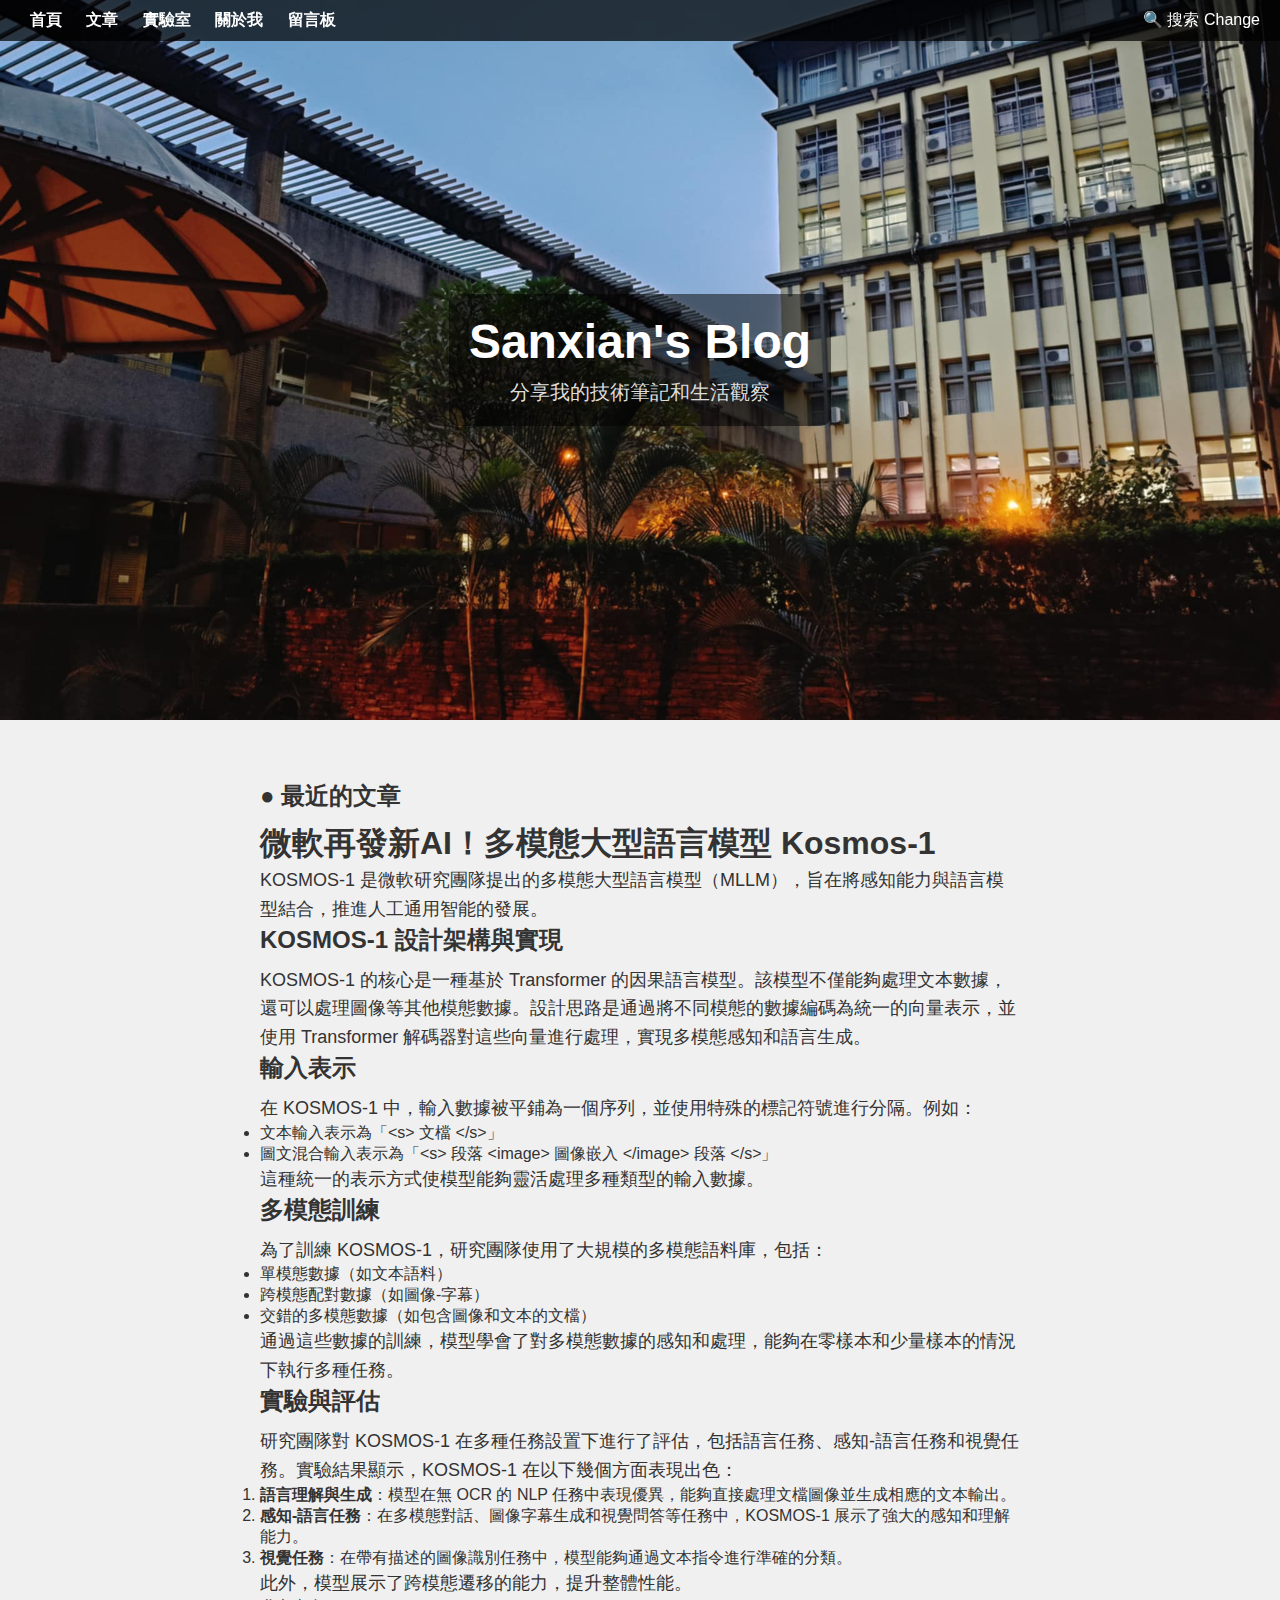
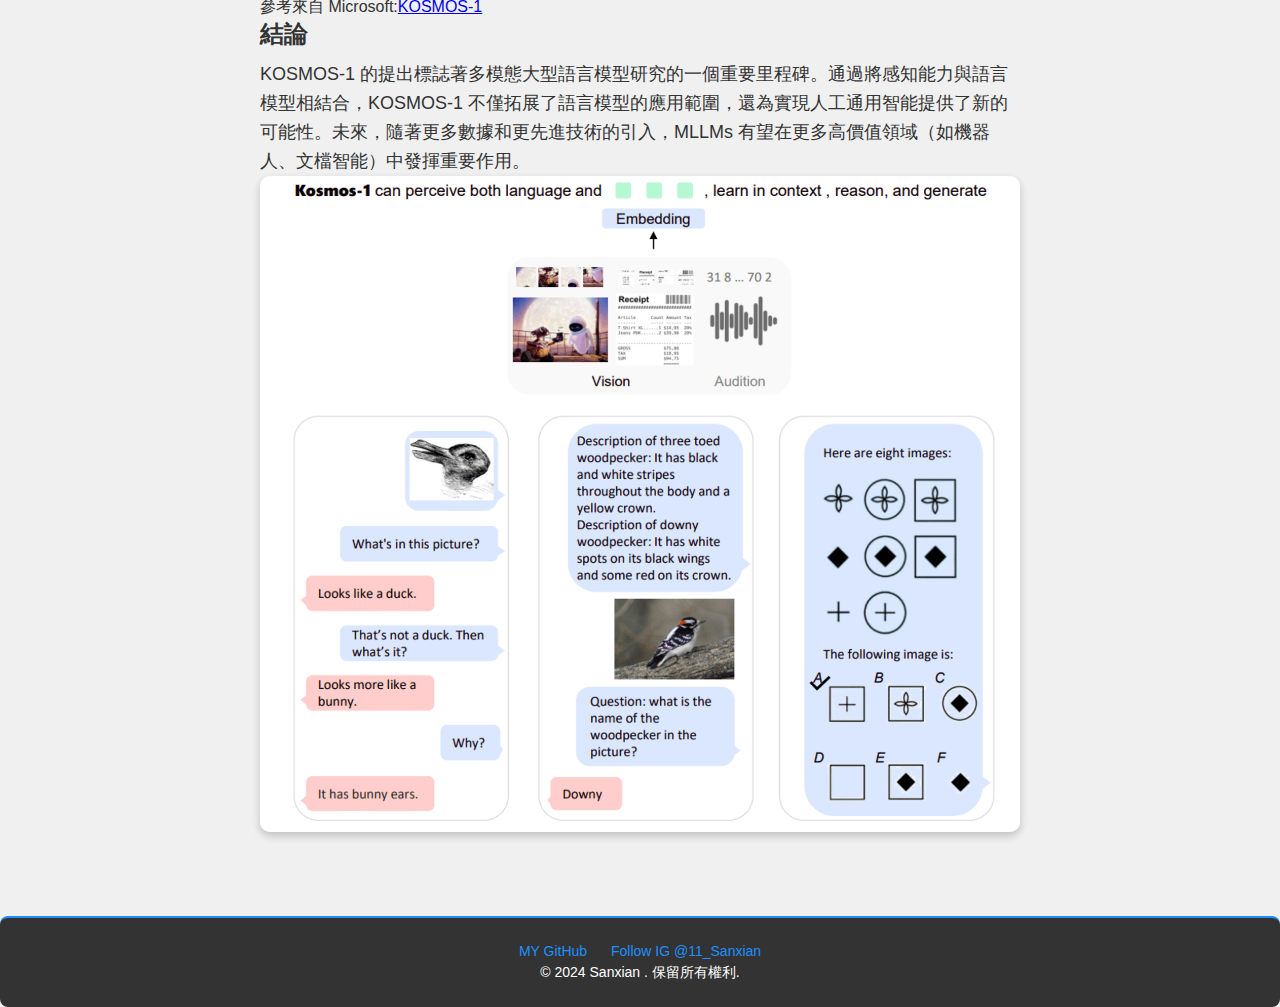
<file: newsanxian/index.html>
<!DOCTYPE html>
<html lang="zh-TW,zh-CN,en-US">
<head>
    <meta charset="UTF-8">
    <meta name="viewport" content="width=device-width, initial-scale=1.0">
    <title>Sanxian's Blog</title>
    <link rel="shortcut icon" type="image/x-icon" href="qq.jpg" />
    <link rel="stylesheet" href="styles.css">
    <script src="script.js" defer></script>
    <script async src="https://www.googletagmanager.com/gtag/js?id=UA-335078379"></script>
    <script>
        window.dataLayer = window.dataLayer || [];
        function gtag(){dataLayer.push(arguments);}
        gtag('js', new Date());

        gtag('config', 'UA-335078379');  // 請將此處替換為您的追蹤 ID
    </script>
</head>
<body>
    <!-- 頂部導航欄 -->
    <header class="navbar">
        <nav>
            <a href="index.html">首頁</a>
            <a href="article.html">文章</a>
            <a href="laboratory.html">實驗室</a>
            <a href="about.html">關於我</a>
            <a href="guestbook.php">留言板</a>
        </nav>
        <div class="search">
            <button>🔍 搜索</button>
            <button class="theme-toggle" onclick="toggleTheme()">Change</button>
        </div>
    </header>

    <!-- 主頁內容 -->
    <section class="hero">
        <div class="overlay">
            <h1>Sanxian's Blog</h1>
            <p>分享我的技術筆記和生活觀察</p>
        </div>
    </section>

    <!-- 內容區域 -->
    <main class="content">
        <section>
            <h2>● 最近的文章</h2>
            <h1>微軟再發新AI！多模態大型語言模型 Kosmos-1</h1>
            <p>KOSMOS-1 是微軟研究團隊提出的多模態大型語言模型（MLLM），旨在將感知能力與語言模型結合，推進人工通用智能的發展。</p>
        
            <h2>KOSMOS-1 設計架構與實現</h2>
            <p>KOSMOS-1 的核心是一種基於 Transformer 的因果語言模型。該模型不僅能夠處理文本數據，還可以處理圖像等其他模態數據。設計思路是通過將不同模態的數據編碼為統一的向量表示，並使用 Transformer 解碼器對這些向量進行處理，實現多模態感知和語言生成。</p>
        
            <h2>輸入表示</h2>
            <p>在 KOSMOS-1 中，輸入數據被平鋪為一個序列，並使用特殊的標記符號進行分隔。例如：</p>
                <ul>
                    <li>文本輸入表示為「<code>&lt;s&gt; 文檔 &lt;/s&gt;</code>」</li>
                    <li>圖文混合輸入表示為「<code>&lt;s&gt; 段落 &lt;image&gt; 圖像嵌入 &lt;/image&gt; 段落 &lt;/s&gt;</code>」</li>
                </ul>
            <p>這種統一的表示方式使模型能夠靈活處理多種類型的輸入數據。</p>
        
            <h2>多模態訓練</h2>
            <p>為了訓練 KOSMOS-1，研究團隊使用了大規模的多模態語料庫，包括：</p>
                <ul>
                    <li>單模態數據（如文本語料）</li>
                    <li>跨模態配對數據（如圖像-字幕）</li>
                    <li>交錯的多模態數據（如包含圖像和文本的文檔）</li>
                </ul>
            <p>通過這些數據的訓練，模型學會了對多模態數據的感知和處理，能夠在零樣本和少量樣本的情況下執行多種任務。</p>
        
            <h2>實驗與評估</h2>
            <p>研究團隊對 KOSMOS-1 在多種任務設置下進行了評估，包括語言任務、感知-語言任務和視覺任務。實驗結果顯示，KOSMOS-1 在以下幾個方面表現出色：</p>
                <ol>
                    <li><strong>語言理解與生成</strong>：模型在無 OCR 的 NLP 任務中表現優異，能夠直接處理文檔圖像並生成相應的文本輸出。</li>
                    <li><strong>感知-語言任務</strong>：在多模態對話、圖像字幕生成和視覺問答等任務中，KOSMOS-1 展示了強大的感知和理解能力。</li>
                    <li><strong>視覺任務</strong>：在帶有描述的圖像識別任務中，模型能夠通過文本指令進行準確的分類。</li>
                </ol>
            <p>此外，模型展示了跨模態遷移的能力，提升整體性能。</p>
                
                
                參考來自 Microsoft:<a href="https://gpt3demo.com/apps/microsoft-kosmos-1">KOSMOS-1</a>
            
                
            <h2>結論</h2>
            <p>KOSMOS-1 的提出標誌著多模態大型語言模型研究的一個重要里程碑。通過將感知能力與語言模型相結合，KOSMOS-1 不僅拓展了語言模型的應用範圍，還為實現人工通用智能提供了新的可能性。未來，隨著更多數據和更先進技術的引入，MLLMs 有望在更多高價值領域（如機器人、文檔智能）中發揮重要作用。</p>
            <img src="Kosmos1.png" alt="kosmos-1" class="styled-image">    
            
        </section>
    </main>
    <footer>
        <p>
            <a href="https://github.com/ban38">MY GitHub</a> 
            <a href="https://www.instagram.com/11_Sanxian/?hl=zh-tw">Follow IG @11_Sanxian</a>
        </p>
        <p>&copy; 2024 Sanxian . 保留所有權利.</p>
    </footer>
</body>
</html>
</file>
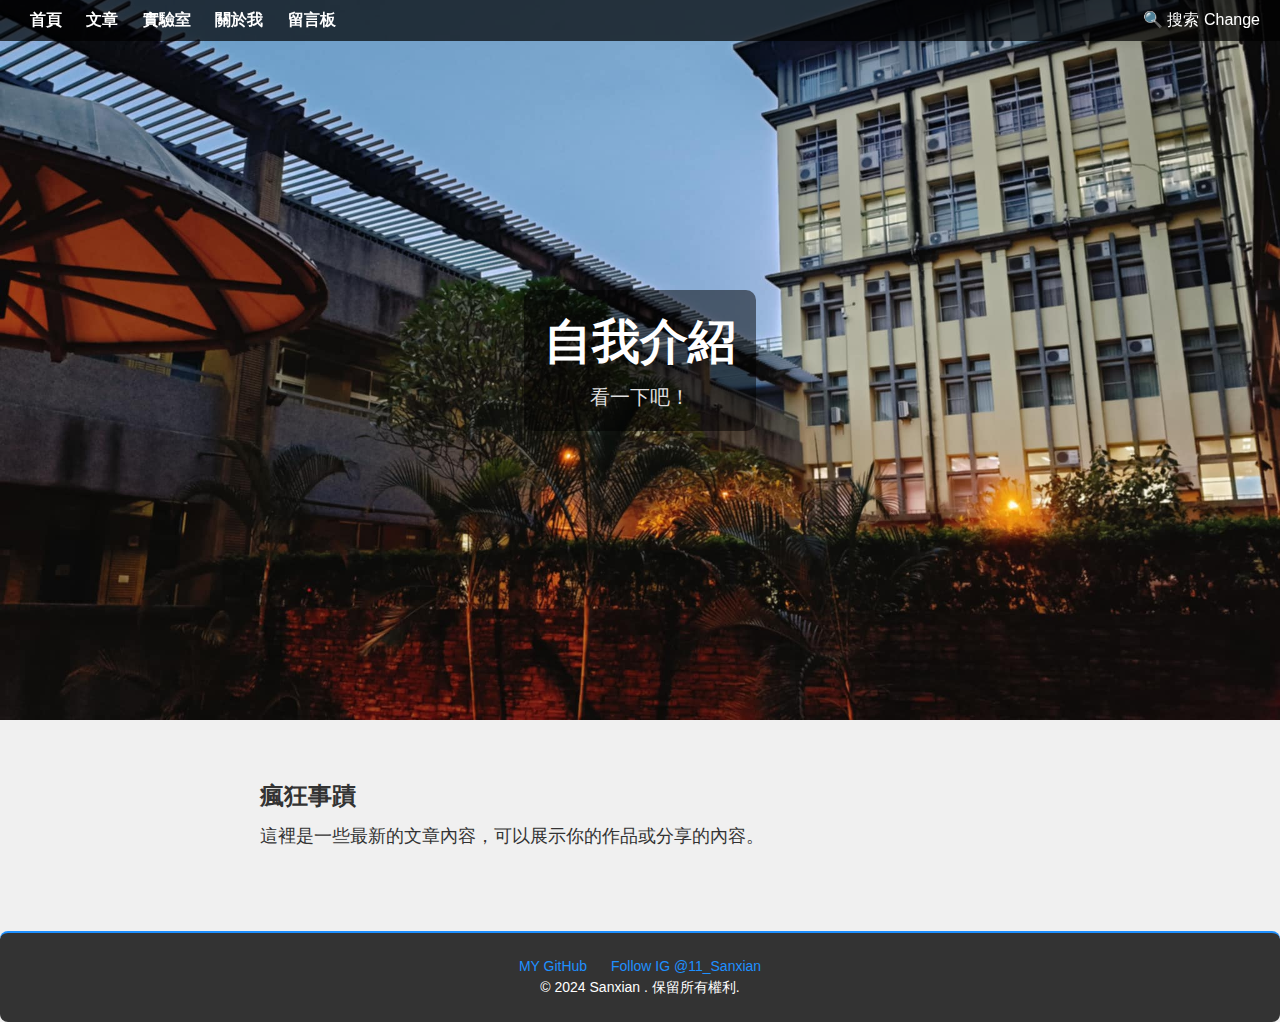
<file: newsanxian/about.html>
<!DOCTYPE html>
<html lang="zh-TW,zh-CN,en-US">
<head>
    <meta charset="UTF-8">
    <meta name="viewport" content="width=device-width, initial-scale=1.0">
    <title>關於我 - 個人網誌</title>
    <link rel="shortcut icon" type="image/x-icon" href="qq.jpg" />
    <link rel="stylesheet" href="styles.css">
    <script src="script.js" defer></script>
</head>
<body>
    <!-- 頂部導航欄 -->
    <header class="navbar">
        <nav>
            <a href="index.html">首頁</a>
            <a href="article.html">文章</a>
            <a href="laboratory.html">實驗室</a>
            <a href="about.html">關於我</a>
            <a href="guestbook.php">留言板</a>
        </nav>
        <div class="search">
            <button>🔍 搜索</button>
            <button class="theme-toggle" onclick="toggleTheme()">Change</button>
        </div>
    </header>

    <!-- 主頁內容 -->
    <section class="hero">
        <div class="overlay">
            <h1>自我介紹</h1>
            <p>看一下吧！</p>
        </div>
    </section>

    <!-- 內容區域 -->
    <main class="content">
        <section>
            <h2>瘋狂事蹟</h2>
            <p>這裡是一些最新的文章內容，可以展示你的作品或分享的內容。</p>
        </section>
    </main>
    <footer>
        <p>
            <a href="https://github.com/ban38">MY GitHub</a> 
            <a href="https://www.instagram.com/11_Sanxian/?hl=zh-tw">Follow IG @11_Sanxian</a>
        </p>
        <p>&copy; 2024 Sanxian . 保留所有權利.</p>
    </footer>
</body>
</html>
</file>
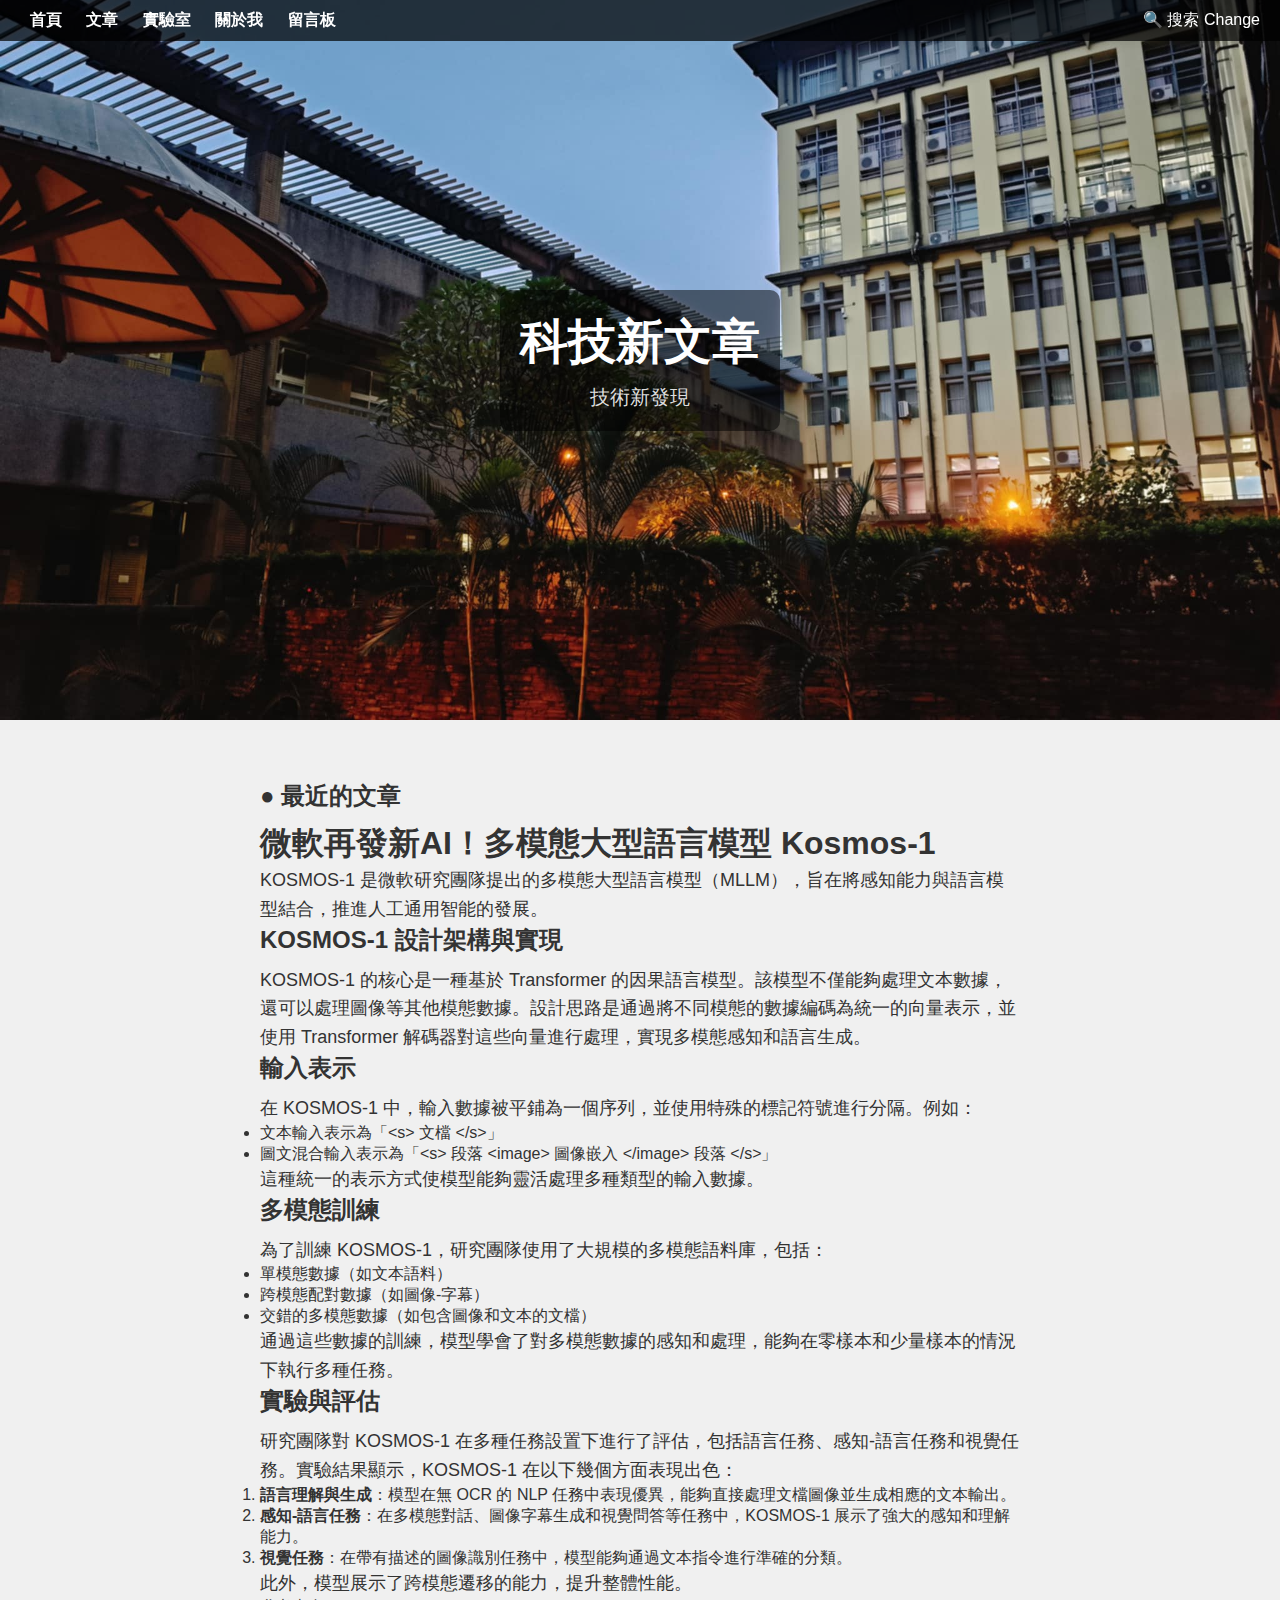
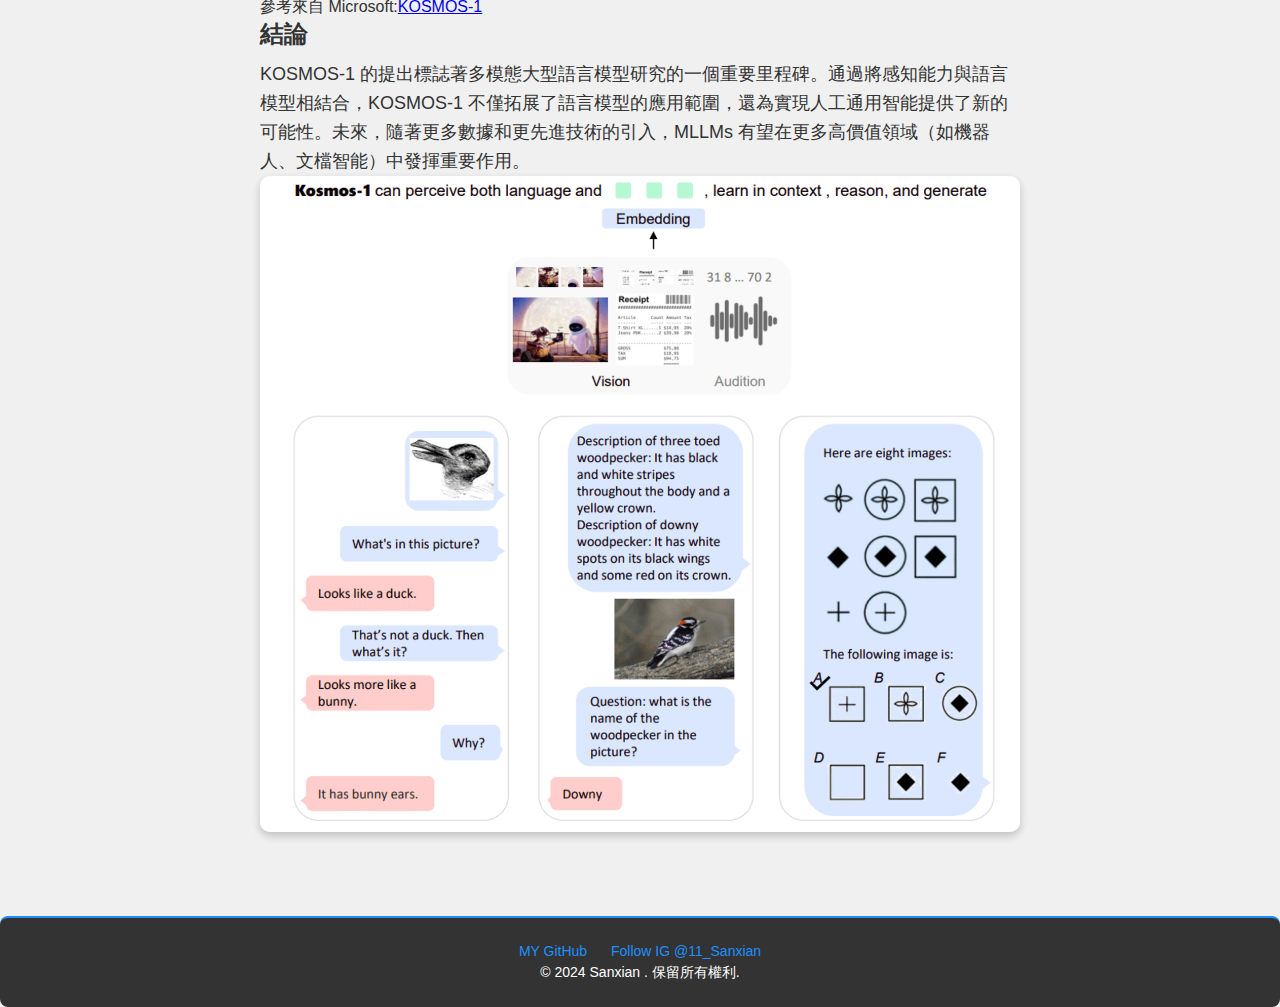
<file: newsanxian/article.html>
<!DOCTYPE html>
<html lang="zh-TW,zh-CN,en-US">
<head>
    <meta charset="UTF-8">
    <meta name="viewport" content="width=device-width, initial-scale=1.0">
    <title>文章 - 個人網誌</title>
    <link rel="shortcut icon" type="image/x-icon" href="qq.jpg" />
    <link rel="stylesheet" href="styles.css">
    <script src="script.js" defer></script>
</head>
<body>
    <!-- 頂部導航欄 -->
    <header class="navbar">
        <nav>
            <a href="index.html">首頁</a>
            <a href="article.html">文章</a>
            <a href="laboratory.html">實驗室</a>
            <a href="about.html">關於我</a>
            <a href="guestbook.php">留言板</a>
        </nav>
        <div class="search">
            <button>🔍 搜索</button>
            <button class="theme-toggle" onclick="toggleTheme()">Change</button>
        </div>
    </header>

    <!-- 主頁內容 -->
    <section class="hero">
        <div class="overlay">
            <h1>科技新文章</h1>
            <p>技術新發現</p>
        </div>
    </section>

    <!-- 內容區域 -->
    <main class="content">
        <section>
            <h2>● 最近的文章</h2>
            <h1>微軟再發新AI！多模態大型語言模型 Kosmos-1</h1>
            <p>KOSMOS-1 是微軟研究團隊提出的多模態大型語言模型（MLLM），旨在將感知能力與語言模型結合，推進人工通用智能的發展。</p>
        
            <h2>KOSMOS-1 設計架構與實現</h2>
            <p>KOSMOS-1 的核心是一種基於 Transformer 的因果語言模型。該模型不僅能夠處理文本數據，還可以處理圖像等其他模態數據。設計思路是通過將不同模態的數據編碼為統一的向量表示，並使用 Transformer 解碼器對這些向量進行處理，實現多模態感知和語言生成。</p>
        
            <h2>輸入表示</h2>
            <p>在 KOSMOS-1 中，輸入數據被平鋪為一個序列，並使用特殊的標記符號進行分隔。例如：</p>
                <ul>
                    <li>文本輸入表示為「<code>&lt;s&gt; 文檔 &lt;/s&gt;</code>」</li>
                    <li>圖文混合輸入表示為「<code>&lt;s&gt; 段落 &lt;image&gt; 圖像嵌入 &lt;/image&gt; 段落 &lt;/s&gt;</code>」</li>
                </ul>
            <p>這種統一的表示方式使模型能夠靈活處理多種類型的輸入數據。</p>
        
            <h2>多模態訓練</h2>
            <p>為了訓練 KOSMOS-1，研究團隊使用了大規模的多模態語料庫，包括：</p>
                <ul>
                    <li>單模態數據（如文本語料）</li>
                    <li>跨模態配對數據（如圖像-字幕）</li>
                    <li>交錯的多模態數據（如包含圖像和文本的文檔）</li>
                </ul>
            <p>通過這些數據的訓練，模型學會了對多模態數據的感知和處理，能夠在零樣本和少量樣本的情況下執行多種任務。</p>
        
            <h2>實驗與評估</h2>
            <p>研究團隊對 KOSMOS-1 在多種任務設置下進行了評估，包括語言任務、感知-語言任務和視覺任務。實驗結果顯示，KOSMOS-1 在以下幾個方面表現出色：</p>
                <ol>
                    <li><strong>語言理解與生成</strong>：模型在無 OCR 的 NLP 任務中表現優異，能夠直接處理文檔圖像並生成相應的文本輸出。</li>
                    <li><strong>感知-語言任務</strong>：在多模態對話、圖像字幕生成和視覺問答等任務中，KOSMOS-1 展示了強大的感知和理解能力。</li>
                    <li><strong>視覺任務</strong>：在帶有描述的圖像識別任務中，模型能夠通過文本指令進行準確的分類。</li>
                </ol>
            <p>此外，模型展示了跨模態遷移的能力，提升整體性能。</p>
                
                
                參考來自 Microsoft:<a href="https://gpt3demo.com/apps/microsoft-kosmos-1">KOSMOS-1</a>
            
                
            <h2>結論</h2>
            <p>KOSMOS-1 的提出標誌著多模態大型語言模型研究的一個重要里程碑。通過將感知能力與語言模型相結合，KOSMOS-1 不僅拓展了語言模型的應用範圍，還為實現人工通用智能提供了新的可能性。未來，隨著更多數據和更先進技術的引入，MLLMs 有望在更多高價值領域（如機器人、文檔智能）中發揮重要作用。</p>
            <img src="Kosmos1.png" alt="kosmos-1" class="styled-image">    
            
        </section>
    </main>
    <footer>
        <p>
            <a href="https://github.com/ban38">MY GitHub</a> 
            <a href="https://www.instagram.com/11_Sanxian/?hl=zh-tw">Follow IG @11_Sanxian</a>
        </p>
        <p>&copy; 2024 Sanxian . 保留所有權利.</p>
    </footer>
</body>
</html>
</file>
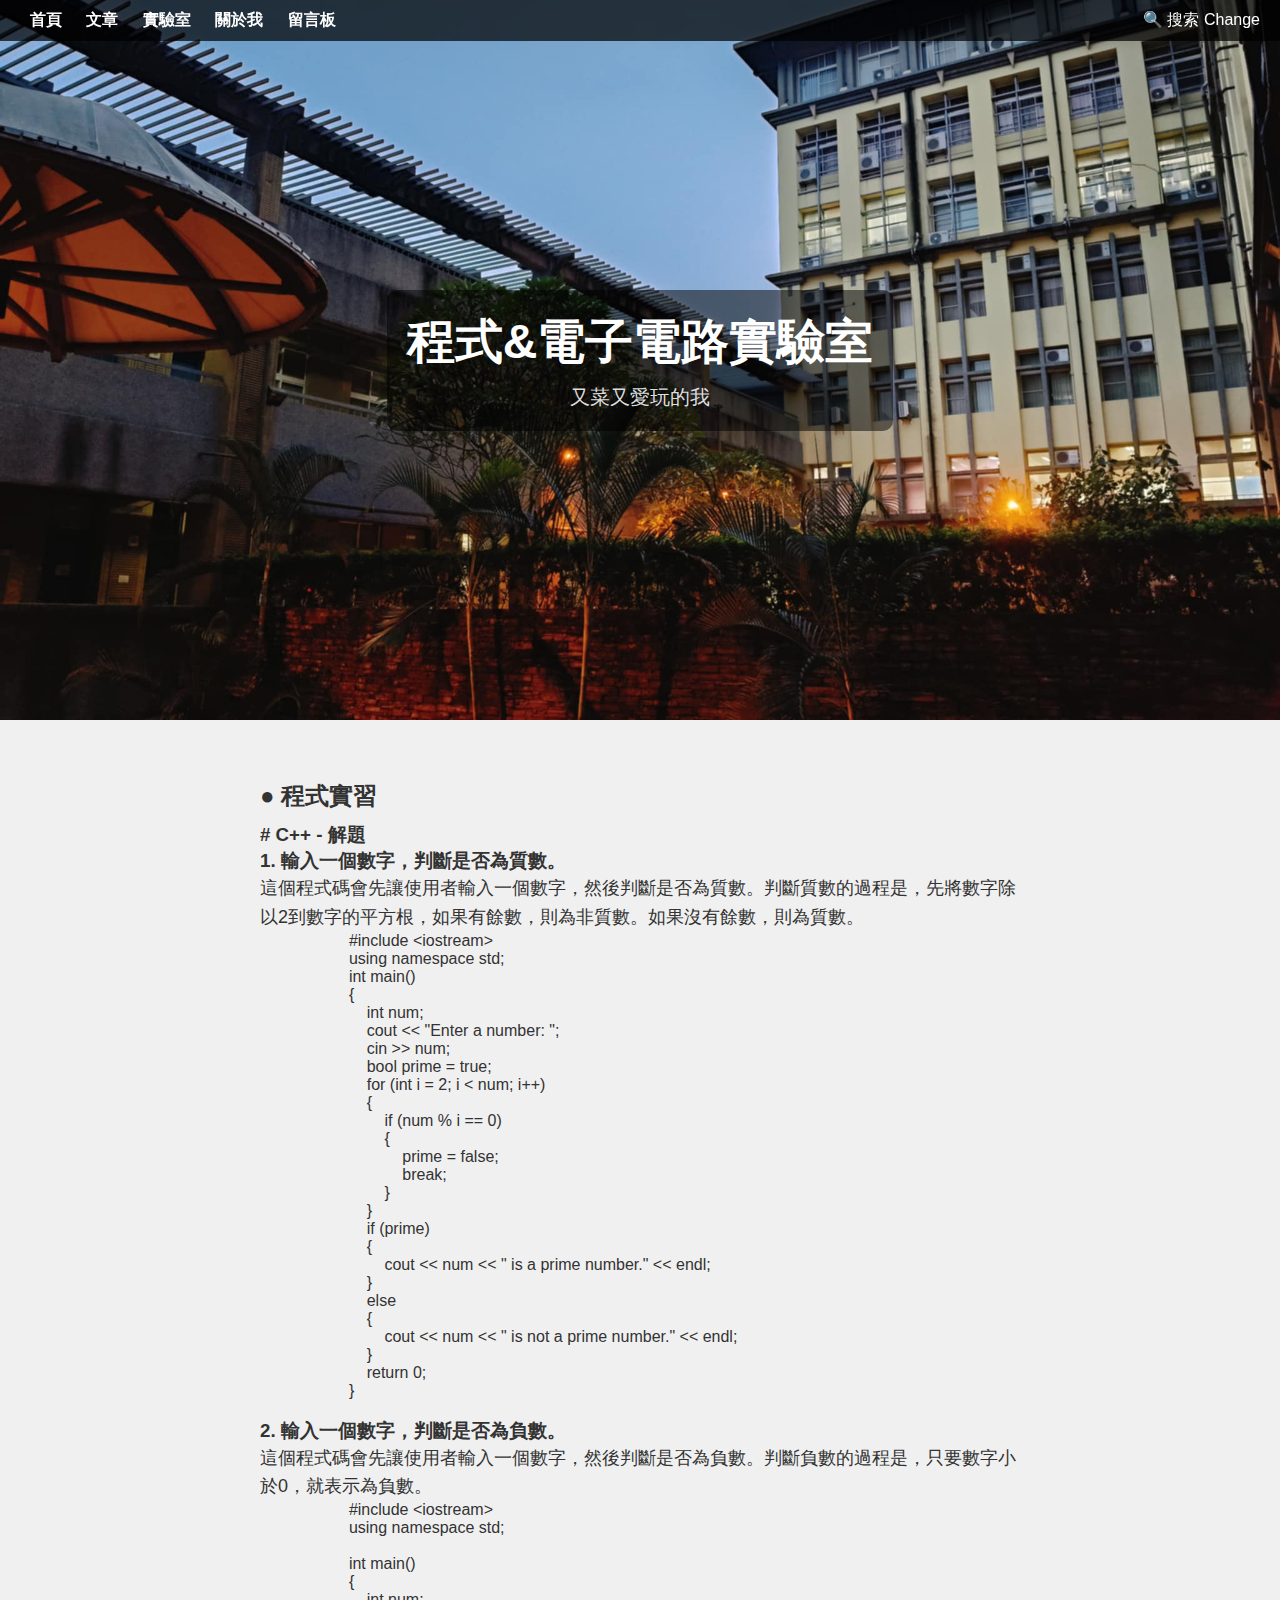
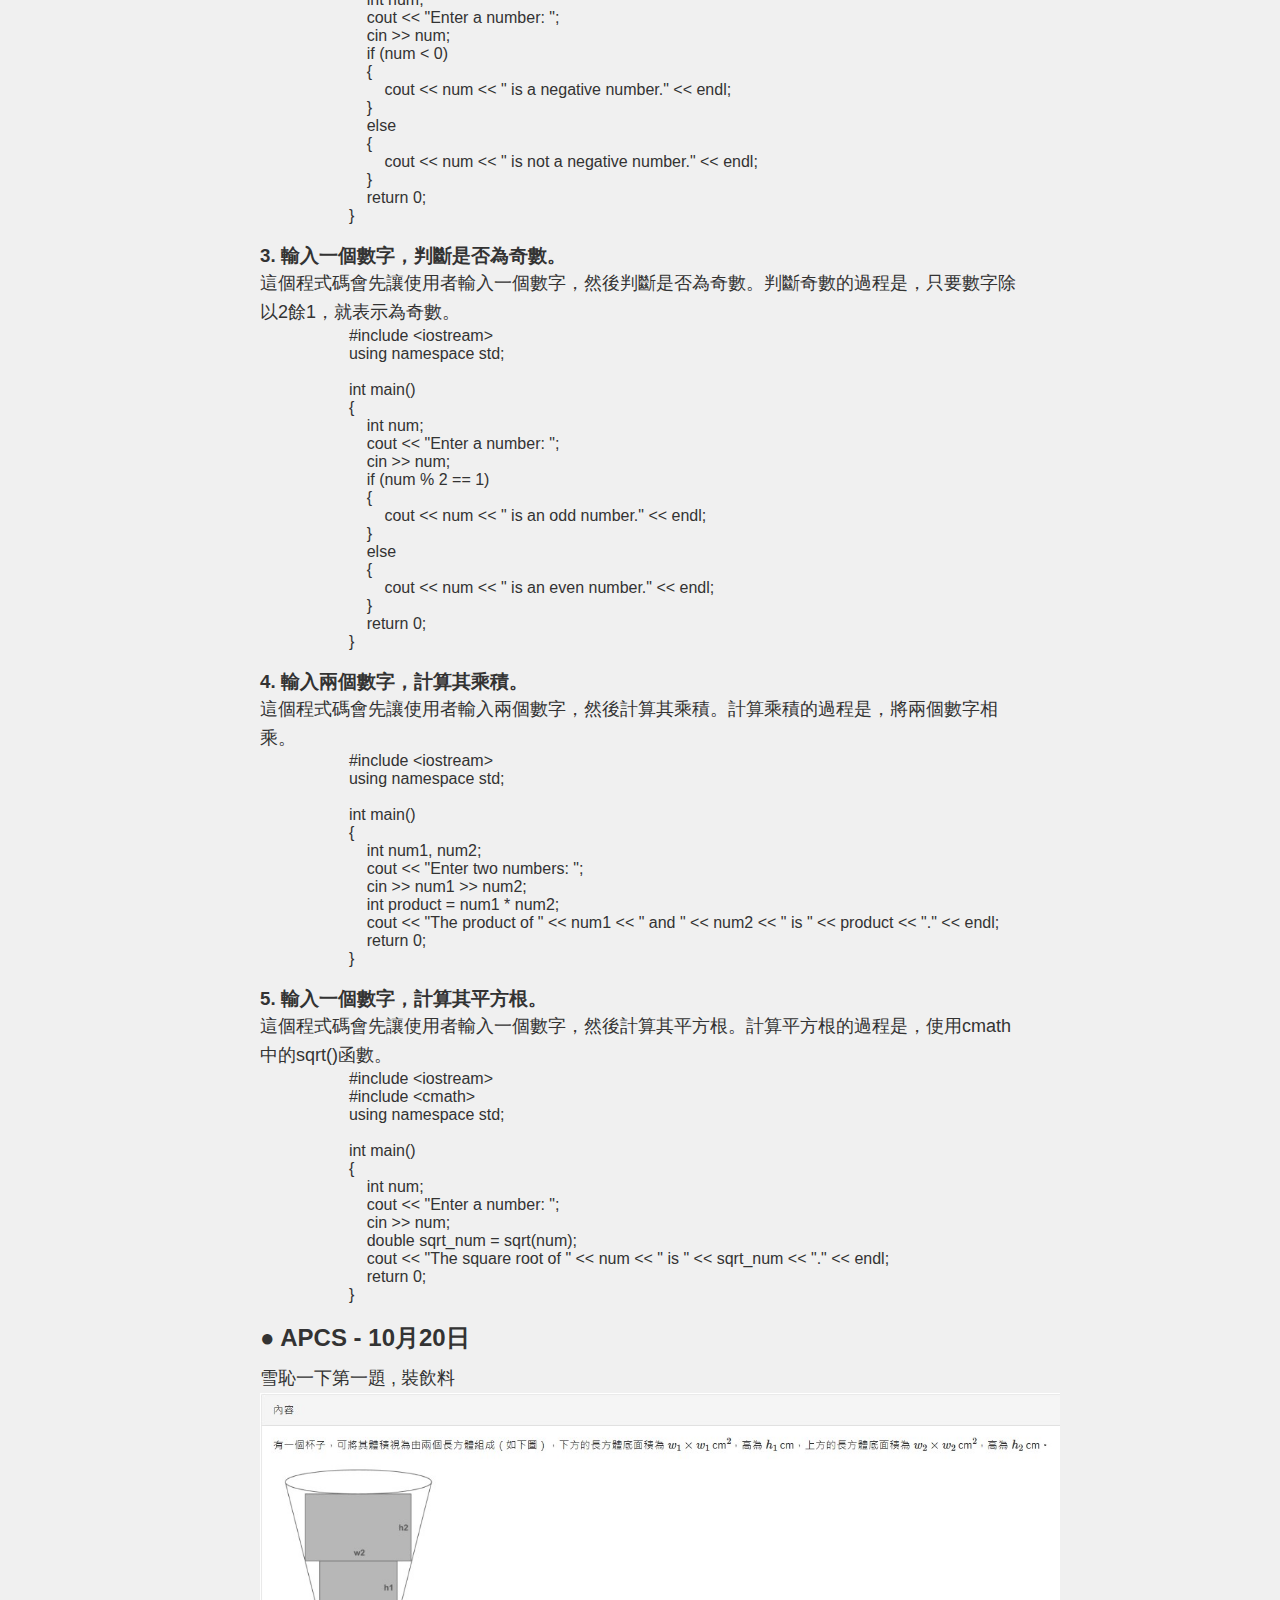
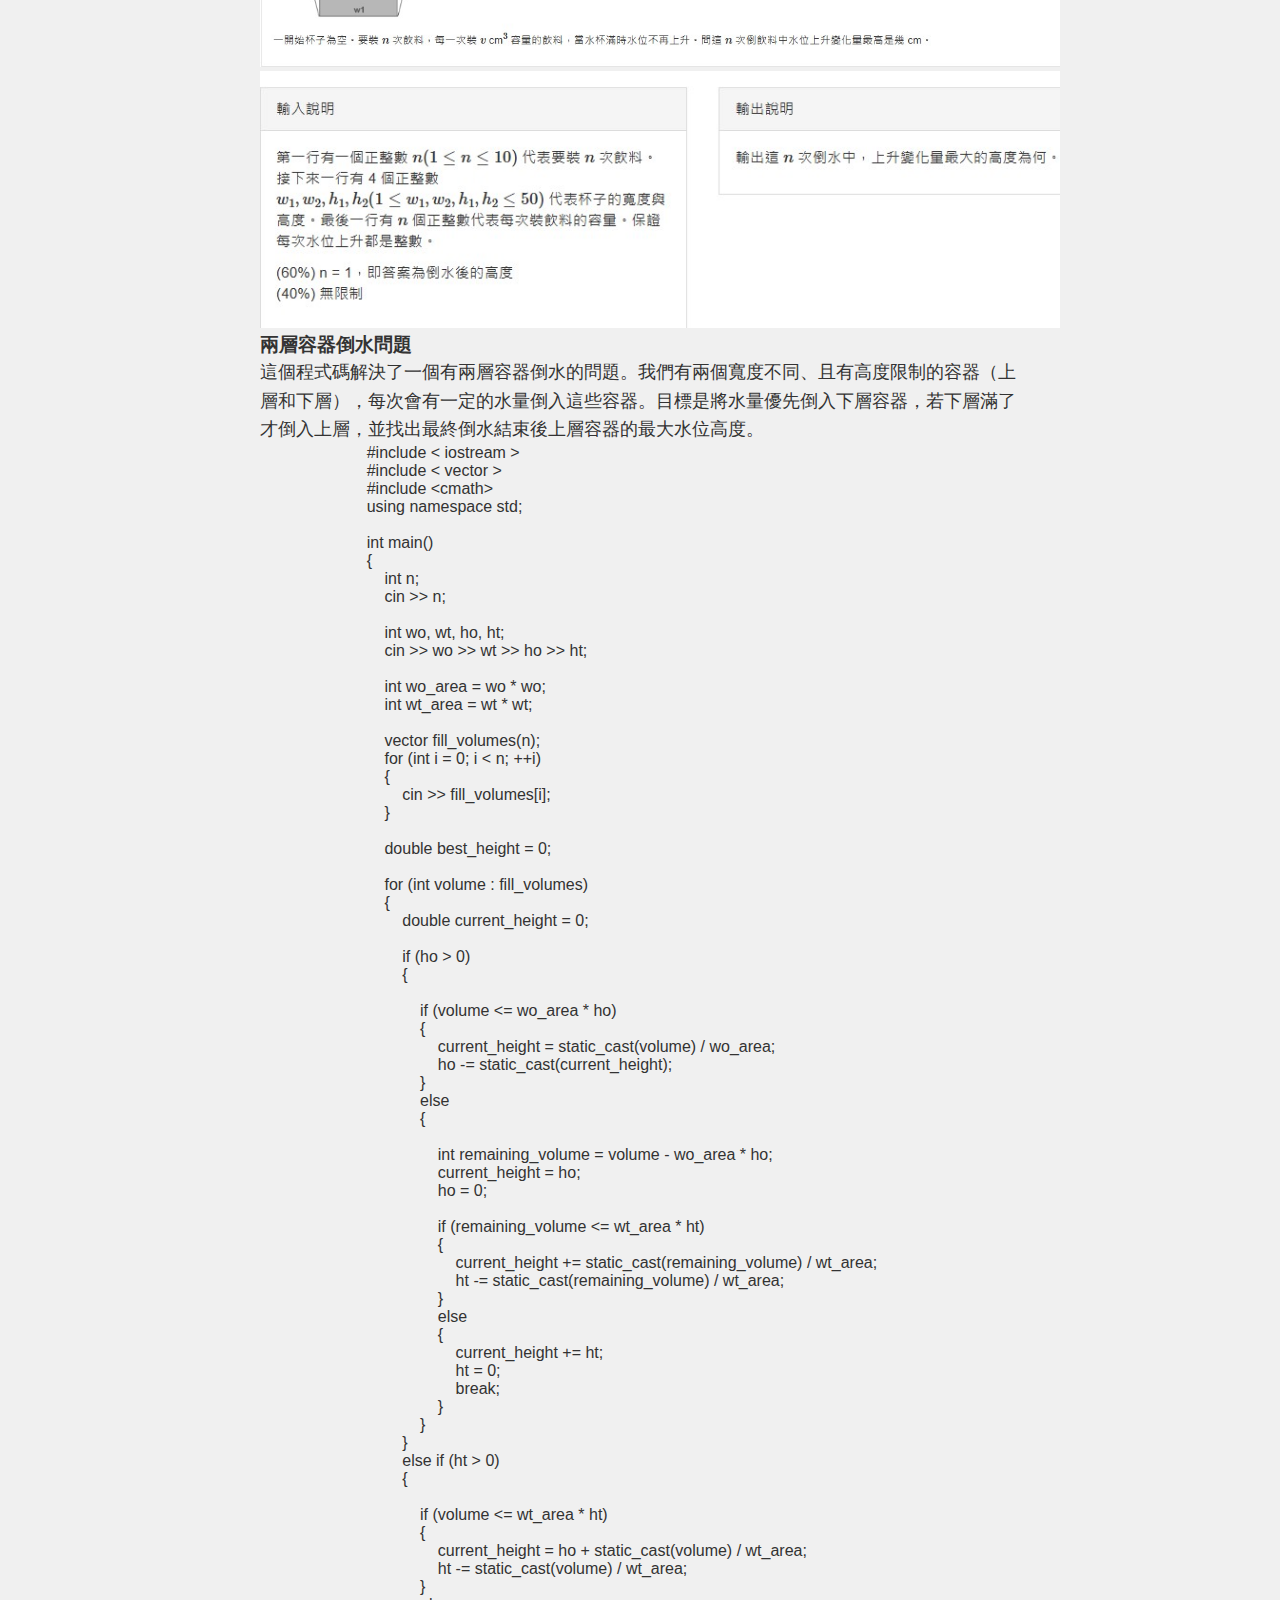
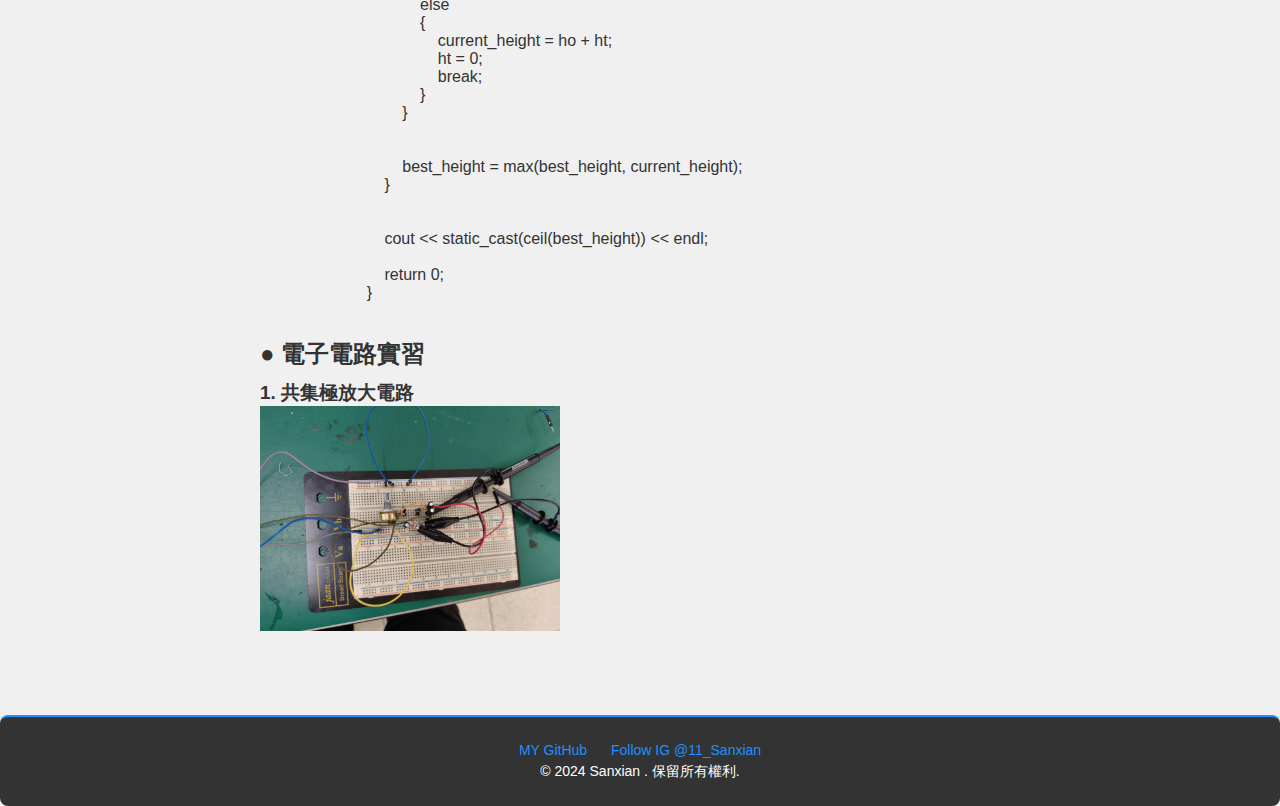
<file: newsanxian/laboratory.html>
<!DOCTYPE html>
<html lang="zh-TW,zh-CN,en-US">
<head>
    <meta charset="UTF-8">
    <meta name="viewport" content="width=device-width, initial-scale=1.0">
    <title>實驗室 - 個人網誌</title>
    <link rel="shortcut icon" type="image/x-icon" href="qq.jpg" />
    <link rel="stylesheet" href="styles.css">
    <script src="script.js" defer></script>
</head>
<body>
    <!-- 頂部導航欄 -->
    <header class="navbar">
        <nav>
            <a href="index.html">首頁</a>
            <a href="article.html">文章</a>
            <a href="laboratory.html">實驗室</a>
            <a href="about.html">關於我</a>
            <a href="guestbook.php">留言板</a>
        </nav>
        <div class="search">
            <button>🔍 搜索</button>
            <button class="theme-toggle" onclick="toggleTheme()">Change</button>
        </div>
    </header>

    <!-- 主頁內容 -->
    <section class="hero">
        <div class="overlay">
            <h1>程式&電子電路實驗室</h1>
            <p>又菜又愛玩的我</p>
        </div>
    </section>

    <!-- 內容區域 -->
    <main class="content">
        <section>
            <h2>● 程式實習</h2>
            <h3># C++ - 解題</h3>
            <div class="card">
                <h3>1. 輸入一個數字，判斷是否為質數。</h3>
                <p>這個程式碼會先讓使用者輸入一個數字，然後判斷是否為質數。判斷質數的過程是，先將數字除以2到數字的平方根，如果有餘數，則為非質數。如果沒有餘數，則為質數。</p>
                <pre>
                    #include &lt;iostream&gt;
                    using namespace std;
                    int main() 
                    {
                        int num;
                        cout &lt;&lt; "Enter a number: ";
                        cin &gt;&gt; num;
                        bool prime = true;
                        for (int i = 2; i &lt; num; i++) 
                        {
                            if (num % i == 0) 
                            {
                                prime = false;
                                break;
                            }
                        }
                        if (prime) 
                        {
                            cout &lt;&lt; num &lt;&lt; " is a prime number." &lt;&lt; endl;
                        } 
                        else 
                        {
                            cout &lt;&lt; num &lt;&lt; " is not a prime number." &lt;&lt; endl;
                        }
                        return 0;
                    }
                </pre>
            </div>
            <div class="card">
                <h3>2. 輸入一個數字，判斷是否為負數。</h3>
                <p>這個程式碼會先讓使用者輸入一個數字，然後判斷是否為負數。判斷負數的過程是，只要數字小於0，就表示為負數。</p>
                <pre>
                    #include &lt;iostream&gt;
                    using namespace std;
    
                    int main() 
                    {
                        int num;
                        cout &lt;&lt; "Enter a number: ";
                        cin &gt;&gt; num;
                        if (num &lt; 0)
                        {
                            cout &lt;&lt; num &lt;&lt; " is a negative number." &lt;&lt; endl;
                        } 
                        else 
                        {
                            cout &lt;&lt; num &lt;&lt; " is not a negative number." &lt;&lt; endl;
                        }
                        return 0;
                    }
                </pre>
            </div>
            <div class="card">
                <h3>3. 輸入一個數字，判斷是否為奇數。</h3>
                <p>這個程式碼會先讓使用者輸入一個數字，然後判斷是否為奇數。判斷奇數的過程是，只要數字除以2餘1，就表示為奇數。</p>
                <pre>
                    #include &lt;iostream&gt;
                    using namespace std;
    
                    int main() 
                    {
                        int num;
                        cout &lt;&lt; "Enter a number: ";
                        cin &gt;&gt; num;
                        if (num % 2 == 1) 
                        {
                            cout &lt;&lt; num &lt;&lt; " is an odd number." &lt;&lt; endl;
                        } 
                        else 
                        {
                            cout &lt;&lt; num &lt;&lt; " is an even number." &lt;&lt; endl;
                        }
                        return 0;
                    }
                </pre>
            </div>
            <div class="card">
                <h3>4. 輸入兩個數字，計算其乘積。</h3>
                <p>這個程式碼會先讓使用者輸入兩個數字，然後計算其乘積。計算乘積的過程是，將兩個數字相乘。</p>
                <pre>
                    #include &lt;iostream&gt;
                    using namespace std;
    
                    int main() 
                    {
                        int num1, num2;
                        cout &lt;&lt; "Enter two numbers: ";
                        cin &gt;&gt; num1 &gt;&gt; num2;
                        int product = num1 * num2;
                        cout &lt;&lt; "The product of " &lt;&lt; num1 &lt;&lt; " and " &lt;&lt; num2 &lt;&lt; " is " &lt;&lt; product &lt;&lt; "." &lt;&lt; endl;
                        return 0;
                    }
                </pre>
            </div>
            <div class="card">
                <h3>5. 輸入一個數字，計算其平方根。</h3>
                <p>這個程式碼會先讓使用者輸入一個數字，然後計算其平方根。計算平方根的過程是，使用cmath中的sqrt()函數。</p>
                <pre>
                    #include &lt;iostream&gt;
                    #include &lt;cmath&gt;
                    using namespace std;
    
                    int main() 
                    {
                        int num;
                        cout &lt;&lt; "Enter a number: ";
                        cin &gt;&gt; num;
                        double sqrt_num = sqrt(num);
                        cout &lt;&lt; "The square root of " &lt;&lt; num &lt;&lt; " is " &lt;&lt; sqrt_num &lt;&lt; "." &lt;&lt; endl;
                        return 0;
                    }
                </pre>
            </div>
            <h2>● APCS - 10月20日</h2>
            <p>雪恥一下第一題 , 裝飲料</p>
            <img src="apcs01-1.jpg" alt="題目" width="800">
            <img src="apcs01.jpg" alt="題目" width="800">
            <div class="card">
                <h3>兩層容器倒水問題</h3>
                <p>這個程式碼解決了一個有兩層容器倒水的問題。我們有兩個寬度不同、且有高度限制的容器（上層和下層），每次會有一定的水量倒入這些容器。目標是將水量優先倒入下層容器，若下層滿了才倒入上層，並找出最終倒水結束後上層容器的最大水位高度。</p>
                <pre>
                        #include &lt; iostream &gt;
                        #include &lt; vector &gt;
                        #include &lt;cmath&gt;
                        using namespace std;

                        int main()
                        {
                            int n;
                            cin >> n;

                            int wo, wt, ho, ht;
                            cin >> wo >> wt >> ho >> ht;

                            int wo_area = wo * wo;
                            int wt_area = wt * wt;

                            vector<int> fill_volumes(n);
                            for (int i = 0; i < n; ++i)
                            {
                                cin >> fill_volumes[i];
                            }

                            double best_height = 0; 

                            for (int volume : fill_volumes)
                            {
                                double current_height = 0; 

                                if (ho > 0)
                                {
                                    
                                    if (volume <= wo_area * ho)
                                    {
                                        current_height = static_cast<double>(volume) / wo_area;
                                        ho -= static_cast<int>(current_height);
                                    }
                                    else
                                    {
                                        
                                        int remaining_volume = volume - wo_area * ho;
                                        current_height = ho; 
                                        ho = 0;

                                        if (remaining_volume <= wt_area * ht)
                                        {
                                            current_height += static_cast<double>(remaining_volume) / wt_area;
                                            ht -= static_cast<int>(remaining_volume) / wt_area;
                                        }
                                        else
                                        {
                                            current_height += ht; 
                                            ht = 0;
                                            break;
                                        }
                                    }
                                }
                                else if (ht > 0)
                                {
                                    
                                    if (volume <= wt_area * ht)
                                    {
                                        current_height = ho + static_cast<double>(volume) / wt_area;
                                        ht -= static_cast<int>(volume) / wt_area;
                                    }
                                    else
                                    {
                                        current_height = ho + ht; 
                                        ht = 0;
                                        break;
                                    }
                                }

                                
                                best_height = max(best_height, current_height);
                            }

                        
                            cout << static_cast<int>(ceil(best_height)) << endl;

                            return 0;
                        }

                </pre>
            </div>
            <h2>● 電子電路實習</h2>
            <h3>1. 共集極放大電路</h3>
            <img src="電路板1.jpg" alt="電路板" width="300";
            
            
        </section>
    </main>
    <footer>
        <p>
            <a href="https://github.com/ban38">MY GitHub</a> 
            <a href="https://www.instagram.com/11_Sanxian/?hl=zh-tw">Follow IG @11_Sanxian</a>
        </p>
        <p>&copy; 2024 Sanxian . 保留所有權利.</p>
    </footer>
</body>
</html>
</file>
<file: newsanxian/styles.css>
/* 全局樣式 */
* {
    margin: 0;
    padding: 0;
    box-sizing: border-box;
    font-family: Arial, sans-serif;
}

body {
    background-color: #f0f0f0;
    color: #333;
    transition: background-color 0.3s, color 0.3s;
}

.dark-mode {
    background-color: #333;
    color: #f0f0f0;
}

/* 頂部導航欄 */
.navbar {
    display: flex;
    justify-content: space-between;
    align-items: center;
    background-color: rgba(0, 0, 0, 0.7);
    padding: 10px 20px;
    color: #fff;
    position: fixed;
    width: 100%;
    top: 0;
    z-index: 1000;
}

.navbar nav a {
    color: #fff;
    margin: 0 10px;
    text-decoration: none;
    font-weight: bold;
}

.navbar nav a:hover {
    text-decoration: underline;
}

.search button {
    background: none;
    border: none;
    color: #fff;
    font-size: 16px;
    cursor: pointer;
}

/* 主頁背景 */
.hero {
    background-image: url('school.jpg'); /* 替換為你的背景圖片 */
    background-size: cover; /* 圖片會隨著視窗大小調整 */
    background-position: center;
    min-height: 80vh; /* 視窗高度為 100% */
    display: flex;
    justify-content: center;
    align-items: center;
    color: #fff;
    text-align: center;
    position: relative;
}

.overlay {
    background-color: rgba(0, 0, 0, 0.5);
    padding: 20px;
    border-radius: 10px;
}

.hero h1 {
    font-size: 48px;
    font-weight: bold;
    margin-bottom: 10px;
}

.hero p {
    font-size: 20px;
    color: #ddd;
}


/* 主內容區域 */
.content {
    padding: 40px 20px;
    max-width: 800px;
    margin: 0 auto;
    margin-top: 20px;
}

.content h2 {
    font-size: 24px;
    margin-bottom: 10px;
}

.content p {
    font-size: 18px;
    line-height: 1.6;
}
/* 連結裝飾*/
footer {
    background-color: #333; /* 深色背景 */
    color: #fff; /* 白色文字 */
    text-align: center; /* 文字居中 */
    padding: 20px; /* 上下左右內邊距 */
    border-top: 2px solid #1e90ff; /* 上邊框 */
    margin-top: 40px; /* 上邊距 */
    border-radius: 8px; /* 圓角 */
}

footer a {
    color: #1e90ff; /* 藍色連結 */
    margin: 0 10px; /* 連結之間的間距 */
    text-decoration: none; /* 去掉下劃線 */
}

footer a:hover {
    text-decoration: underline; /* 滑鼠懸停時顯示下劃線 */
}

footer p {
    margin: 5px 0; /* 上下邊距 */
    font-size: 14px; /* 字體大小 */
}
/*kosmos image 強調*/
.styled-image {
    border-radius: 10px; /* 圓角 */
    box-shadow: 0px 4px 8px rgba(0, 0, 0, 0.2); /* 陰影效果 */
    max-width: 100%; /* 適應不同螢幕大小 */
    height: auto; /* 保持圖片比例 */
}
</file>
